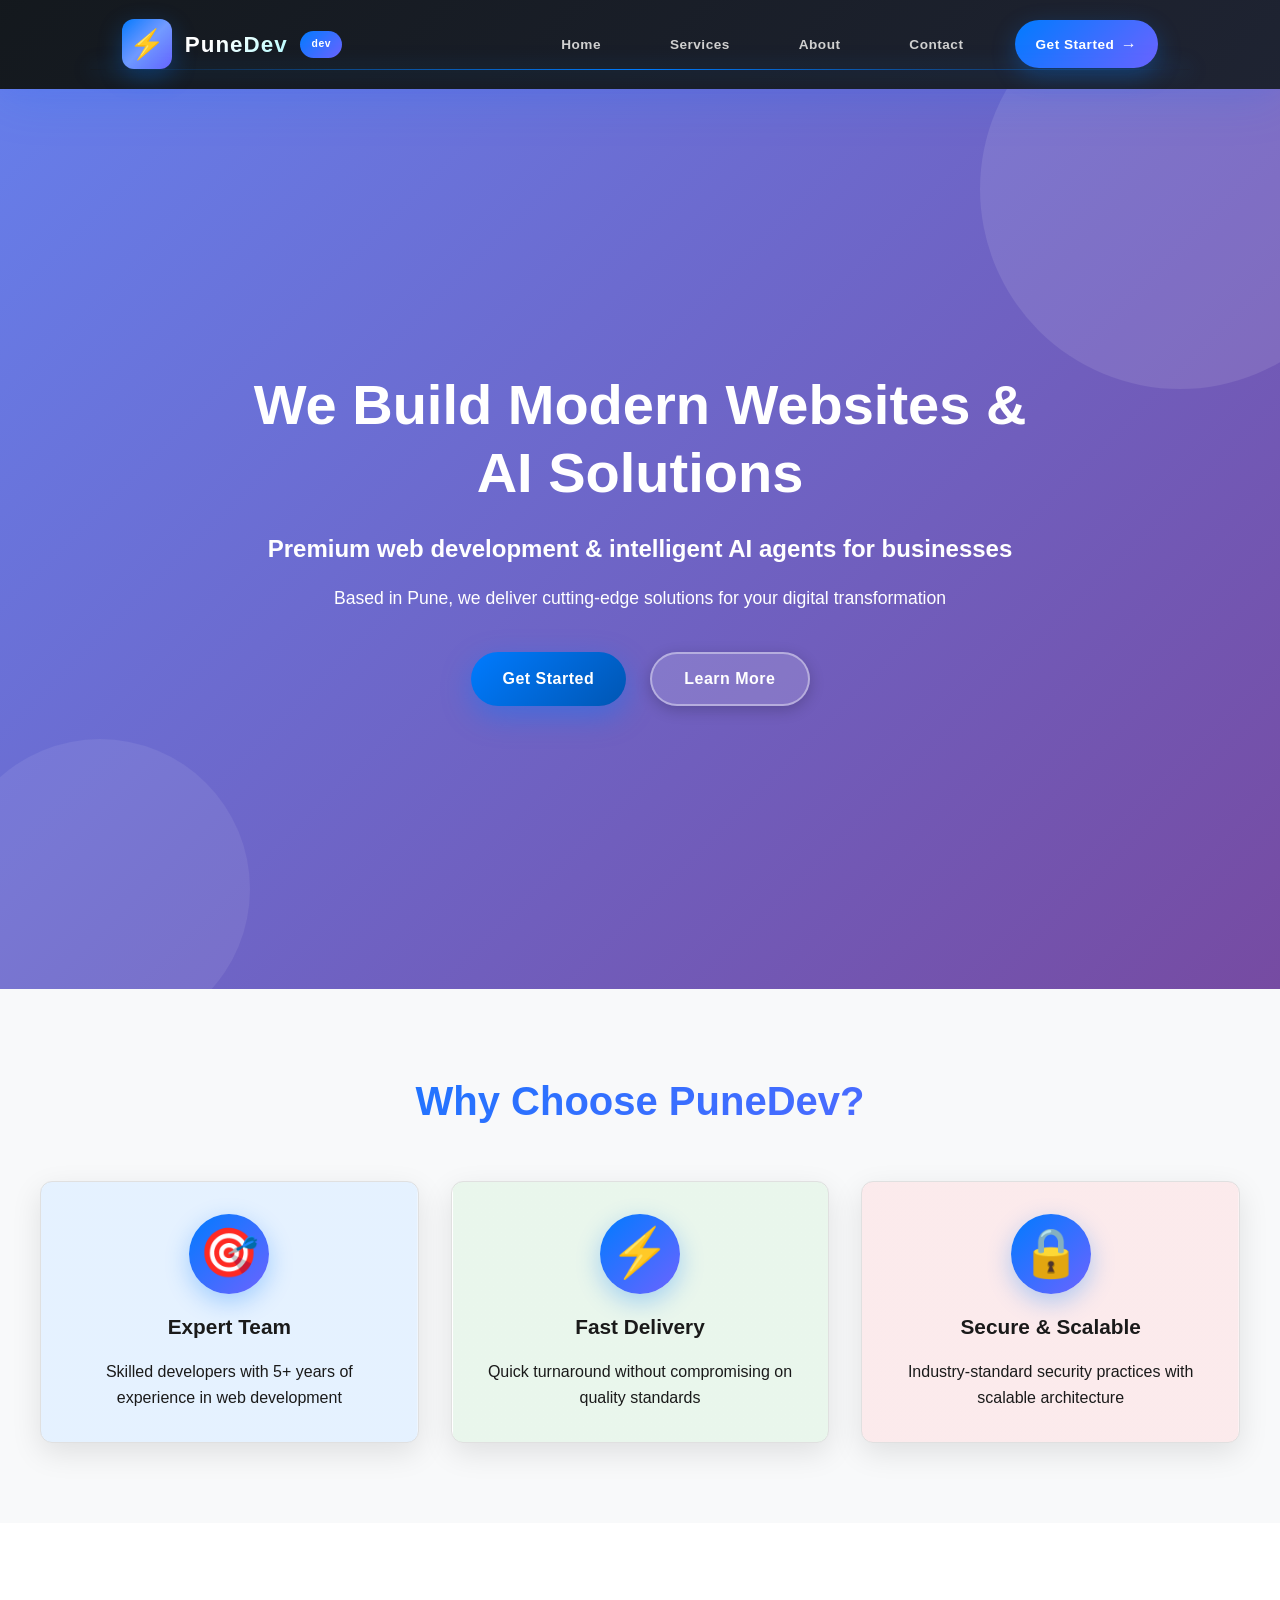
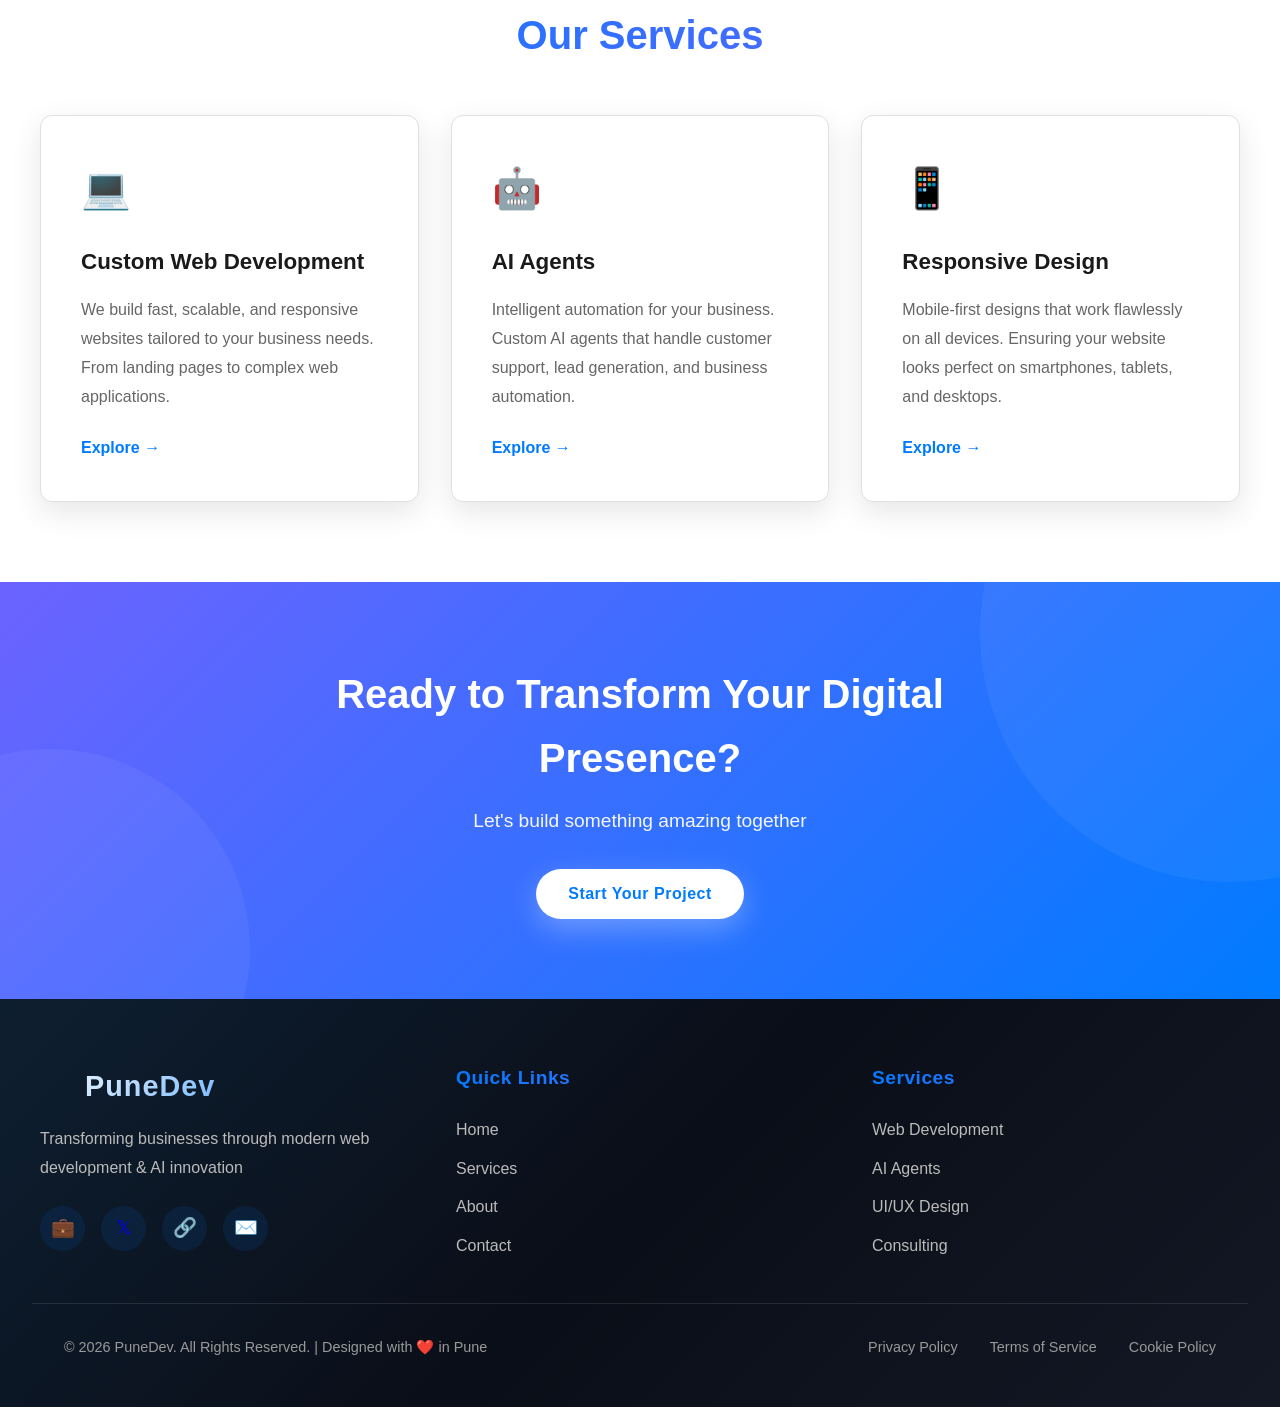
<file: index.html>
<!DOCTYPE html>
<html lang="en">
<head>
  <meta charset="UTF-8">
  <meta name="viewport" content="width=device-width, initial-scale=1.0">
  <title>PuneDev - Web Development & AI Solutions</title>
  <link rel="stylesheet" href="style.css">
</head>
<body>

  <!-- Navbar -->
  <header class="header">
    <nav class="navbar">
      <div class="navbar-container">
        <a href="#" class="logo">
          <div class="logo-wrapper">
            <span class="logo-icon">⚡</span>
          </div>
          <span class="logo-text">PuneDev</span>
          <span class="logo-badge">dev</span>
        </a>

        <!-- Hamburger Menu -->
        <input type="checkbox" id="nav-toggle" class="nav-toggle">
        <label for="nav-toggle" class="hamburger">
          <span></span>
          <span></span>
          <span></span>
        </label>

        <ul class="nav-menu">
          <li class="nav-item">
            <a href="#home" class="nav-link">
              <span class="nav-text">Home</span>
              <span class="nav-icon">🏠</span>
            </a>
          </li>
          <li class="nav-item">
            <a href="#" class="nav-link">
              <span class="nav-text">Services</span>
              <span class="nav-icon">⚙️</span>
            </a>
          </li>
          <li class="nav-item">
            <a href="#" class="nav-link">
              <span class="nav-text">About</span>
              <span class="nav-icon">ℹ️</span>
            </a>
          </li>
          <li class="nav-item">
            <a href="#" class="nav-link">
              <span class="nav-text">Contact</span>
              <span class="nav-icon">📞</span>
            </a>
          </li>
          <li class="nav-item">
            <a href="#" class="nav-link nav-cta">
              <span class="nav-text">Get Started</span>
              <span class="nav-arrow">→</span>
            </a>
          </li>
        </ul>
      </input>

      <!-- Navbar Background Glow -->
      <div class="navbar-glow"></div>
    </nav>
  </header>

  <!-- Hero Section -->
  <section class="hero" id="home">
    <div class="hero-content">
      <h1 class="hero-title">We Build Modern Websites & AI Solutions</h1>
      <p class="hero-subtitle">Premium web development & intelligent AI agents for businesses</p>
      <p class="hero-description">Based in Pune, we deliver cutting-edge solutions for your digital transformation</p>
      <div class="hero-buttons">
        <button class="btn btn-primary">Get Started</button>
        <button class="btn btn-secondary">Learn More</button>
      </div>
    </div>
  </section>

  <!-- About Section -->
  <section class="about" id="about">
    <div class="section-container">
      <h2 class="section-title">Why Choose PuneDev?</h2>
      <div class="about-grid">
        <div class="about-card expert">
          <div class="about-icon">🎯</div>
          <h3>Expert Team</h3>
          <p>Skilled developers with 5+ years of experience in web development</p>
        </div>
        <div class="about-card fast">
          <div class="about-icon">⚡</div>
          <h3>Fast Delivery</h3>
          <p>Quick turnaround without compromising on quality standards</p>
        </div>
        <div class="about-card secure">
          <div class="about-icon">🔒</div>
          <h3>Secure & Scalable</h3>
          <p>Industry-standard security practices with scalable architecture</p>
        </div>
      </div>
    </div>
  </section>

  <!-- Services -->
  <section class="services" id="services">
    <div class="section-container">
      <h2 class="section-title">Our Services</h2>
      <div class="services-grid">
        <div class="service-card">
          <div class="service-icon">💻</div>
          <h3>Custom Web Development</h3>
          <p>We build fast, scalable, and responsive websites tailored to your business needs. From landing pages to complex web applications.</p>
          <a href="#" class="service-link">Explore →</a>
        </div>

        <div class="service-card">
          <div class="service-icon">🤖</div>
          <h3>AI Agents</h3>
          <p>Intelligent automation for your business. Custom AI agents that handle customer support, lead generation, and business automation.</p>
          <a href="#" class="service-link">Explore →</a>
        </div>

        <div class="service-card">
          <div class="service-icon">📱</div>
          <h3>Responsive Design</h3>
          <p>Mobile-first designs that work flawlessly on all devices. Ensuring your website looks perfect on smartphones, tablets, and desktops.</p>
          <a href="#" class="service-link">Explore →</a>
        </div>
      </div>
    </div>
  </section>

  <!-- CTA Section -->
  <section class="cta">
    <div class="cta-content">
      <h2>Ready to Transform Your Digital Presence?</h2>
      <p>Let's build something amazing together</p>
      <button class="btn btn-light">Start Your Project</button>
    </div>
  </section>

  <!-- Footer -->
  <footer class="footer">
    <div class="footer-glow"></div>
    <div class="footer-content">
      <div class="footer-container">
        <div class="footer-section footer-brand">
          <div class="footer-logo">
            <span class="logo-icon">⚡</span>PuneDev
          </div>
          <p>Transforming businesses through modern web development & AI innovation</p>
          <div class="social-links">
            <a href="#" class="social-icon" title="LinkedIn">💼</a>
            <a href="#" class="social-icon" title="Twitter">𝕏</a>
            <a href="#" class="social-icon" title="GitHub">🔗</a>
            <a href="#" class="social-icon" title="Email">✉️</a>
          </div>
        </div>

        <div class="footer-section">
          <h4>Quick Links</h4>
          <ul class="footer-menu">
            <li><a href="#home" class="footer-link">Home</a></li>
            <li><a href="#services" class="footer-link">Services</a></li>
            <li><a href="#about" class="footer-link">About</a></li>
            <li><a href="#contact" class="footer-link">Contact</a></li>
          </ul>
        </div>

        <div class="footer-section">
          <h4>Services</h4>
          <ul class="footer-menu">
            <li><a href="#" class="footer-link">Web Development</a></li>
            <li><a href="#" class="footer-link">AI Agents</a></li>
            <li><a href="#" class="footer-link">UI/UX Design</a></li>
            <li><a href="#" class="footer-link">Consulting</a></li>
          </ul>
        </div>
      </div>

      <div class="footer-bottom">
        <p>© 2026 PuneDev. All Rights Reserved. | Designed with ❤️ in Pune</p>
        <div class="footer-links-bottom">
          <a href="#">Privacy Policy</a>
          <a href="#">Terms of Service</a>
          <a href="#">Cookie Policy</a>
        </div>
      </div>
    </div>
  </footer>

</body>
</html>
</file>
<file: style.css>
:root {
  --primary-color: #007bff;
  --primary-dark: #0056b3;
  --secondary-color: #6c63ff;
  --dark-bg: #0f1419;
  --light-bg: #f8f9fa;
  --text-dark: #1a1a1a;
  --text-light: #666;
  --border-color: #e0e0e0;
  --shadow: 0 10px 30px rgba(0, 0, 0, 0.1);
  --shadow-lg: 0 20px 40px rgba(0, 0, 0, 0.15);
}

html {
  scroll-behavior: smooth;
}

/* Loading Screen */
.loading-screen {
  position: fixed;
  top: 0;
  left: 0;
  width: 100%;
  height: 100%;
  background: linear-gradient(135deg, var(--dark-bg) 0%, #1a2f4f 50%, #0a0e18 100%);
  display: flex;
  align-items: center;
  justify-content: center;
  z-index: 9999;
  overflow: hidden;
}

.loading-screen::before {
  content: '';
  position: absolute;
  width: 400px;
  height: 400px;
  background: radial-gradient(circle, rgba(0, 123, 255, 0.2), transparent);
  border-radius: 50%;
  top: -100px;
  right: -100px;
  animation: float 8s ease-in-out infinite;
}

.loading-screen::after {
  content: '';
  position: absolute;
  width: 300px;
  height: 300px;
  background: radial-gradient(circle, rgba(108, 99, 255, 0.15), transparent);
  border-radius: 50%;
  bottom: -50px;
  left: -50px;
  animation: float 10s ease-in-out infinite reverse;
}

.loading-container {
  text-align: center;
  color: white;
  position: relative;
  z-index: 1;
  animation: scaleIn 0.6s cubic-bezier(0.4, 0, 0.2, 1);
}

.loader-logo {
  font-size: 4rem;
  margin-bottom: 1.5rem;
  display: inline-flex;
  width: 100px;
  height: 100px;
  align-items: center;
  justify-content: center;
  background: linear-gradient(135deg, var(--primary-color), var(--secondary-color));
  border-radius: 50%;
  box-shadow: 0 0 40px rgba(0, 123, 255, 0.5), inset 0 0 40px rgba(0, 123, 255, 0.3);
  animation: pulse 2s ease-in-out infinite;
}

.loader-text {
  font-size: 2.5rem;
  font-weight: 800;
  letter-spacing: 2px;
  margin-bottom: 0.5rem;
  background: linear-gradient(135deg, #fff, var(--primary-color));
  -webkit-background-clip: text;
  -webkit-text-fill-color: transparent;
  background-clip: text;
  animation: fadeInDown 0.8s ease-out;
}

.loader-subtitle {
  font-size: 1.1rem;
  color: #bbb;
  margin-bottom: 2rem;
  animation: fadeInUp 0.8s ease-out 0.2s both;
}

.loader-bars {
  display: flex;
  justify-content: center;
  gap: 0.8rem;
  margin-bottom: 2rem;
  animation: fadeInUp 0.8s ease-out 0.3s both;
}

.loader-bar {
  width: 6px;
  height: 30px;
  background: linear-gradient(180deg, var(--primary-color), var(--secondary-color));
  border-radius: 3px;
  animation: barBounce 1.2s ease-in-out infinite;
  box-shadow: 0 0 15px rgba(0, 123, 255, 0.5);
}

.loader-bar:nth-child(1) {
  animation-delay: 0s;
}

.loader-bar:nth-child(2) {
  animation-delay: 0.15s;
}

.loader-bar:nth-child(3) {
  animation-delay: 0.3s;
}

.loader-bar:nth-child(4) {
  animation-delay: 0.45s;
}

.progress-wrapper {
  width: 200px;
  height: 6px;
  background: rgba(255, 255, 255, 0.1);
  border-radius: 10px;
  margin: 0 auto 1rem;
  overflow: hidden;
  border: 1px solid rgba(0, 123, 255, 0.3);
  animation: fadeInUp 0.8s ease-out 0.4s both;
}

.progress-bar {
  height: 100%;
  background: linear-gradient(90deg, var(--primary-color), var(--secondary-color));
  width: 0%;
  border-radius: 10px;
  transition: width 0.05s linear;
  box-shadow: 0 0 15px rgba(0, 123, 255, 0.6);
}

.progress-text {
  font-size: 1rem;
  color: var(--primary-color);
  font-weight: 700;
  animation: fadeInUp 0.8s ease-out 0.5s both;
}

/* Loading Screen Exit Animation */
.loading-screen.hidden {
  animation: fadeOutUp 0.8s ease-out forwards;
}

* {
  margin: 0;
  padding: 0;
  box-sizing: border-box;
  font-family: 'Segoe UI', Tahoma, Geneva, Verdana, sans-serif;
}

body {
  line-height: 1.6;
  color: var(--text-dark);
  background: #fff;
  overflow-x: hidden;
}

/* Header & Navbar */
.header {
  position: sticky;
  top: 0;
  z-index: 100;
  background: linear-gradient(135deg, rgba(15, 20, 25, 0.98) 0%, rgba(26, 31, 46, 0.98) 100%);
  box-shadow: 0 10px 50px rgba(0, 123, 255, 0.15), 0 0 20px rgba(108, 99, 255, 0.1);
  backdrop-filter: blur(20px);
  transition: all 0.5s cubic-bezier(0.4, 0, 0.2, 1);
  animation: slideDown 0.6s ease-out;
}

.navbar {
  padding: 1.2rem 0;
  transition: all 0.5s cubic-bezier(0.4, 0, 0.2, 1);
  position: relative;
}

.header.scrolled .navbar {
  padding: 0.7rem 0;
}

.navbar-glow {
  position: absolute;
  bottom: 0;
  left: 0;
  width: 100%;
  height: 1px;
  background: linear-gradient(90deg, transparent, var(--primary-color), transparent);
  box-shadow: 0 0 20px var(--primary-color), 0 0 40px rgba(0, 123, 255, 0.3);
  opacity: 1;
  transition: opacity 0.5s ease;
}

.header.scrolled .navbar-glow {
  opacity: 1;
}

.navbar-container {
  max-width: 1100px;
  margin: 0 auto;
  display: flex;
  justify-content: space-between;
  align-items: center;
  padding: 0 2rem;
  transition: all 0.5s cubic-bezier(0.4, 0, 0.2, 1);
  position: relative;
  z-index: 2;
}

/* Logo Styling */
.logo {
  font-size: 1.4rem;
  font-weight: 900;
  text-decoration: none;
  display: flex;
  align-items: center;
  gap: 0.8rem;
  transition: all 0.4s cubic-bezier(0.4, 0, 0.2, 1);
  position: relative;
}

.logo-wrapper {
  width: 50px;
  height: 50px;
  display: flex;
  align-items: center;
  justify-content: center;
  background: linear-gradient(135deg, var(--primary-color), var(--secondary-color));
  border-radius: 12px;
  position: relative;
  overflow: hidden;
  transition: all 0.4s cubic-bezier(0.4, 0, 0.2, 1);
  box-shadow: 0 8px 25px rgba(0, 123, 255, 0.3);
}

.logo-wrapper::before {
  content: '';
  position: absolute;
  top: 0;
  left: 0;
  width: 100%;
  height: 100%;
  background: linear-gradient(135deg, transparent, rgba(255, 255, 255, 0.3), transparent);
  animation: shimmer 3s infinite;
}

.logo-icon {
  font-size: 1.8rem;
  animation: float 3s ease-in-out infinite;
  position: relative;
  z-index: 1;
}

.logo-text {
  color: #ffffff;
  font-weight: 900;
  letter-spacing: 1px;
  background: linear-gradient(135deg, #fff 0%, #99d5ff 100%);
  -webkit-background-clip: text;
  -webkit-text-fill-color: transparent;
  background-clip: text;
  transition: all 0.4s ease;
  filter: brightness(1.15);
}

.logo-badge {
  padding: 0.3rem 0.7rem;
  background: linear-gradient(135deg, var(--primary-color), var(--secondary-color));
  color: white;
  border-radius: 20px;
  font-size: 0.65rem;
  font-weight: 700;
  letter-spacing: 0.5px;
  animation: pulse 2s ease-in-out infinite;
}

.logo:hover {
  transform: translateY(-3px);
}

.logo:hover .logo-wrapper {
  transform: scale(1.1) rotate(5deg);
  box-shadow: 0 12px 35px rgba(0, 123, 255, 0.5);
}

.logo:hover .logo-text {
  color: var(--primary-color);
}

/* Hamburger Menu */
.nav-toggle {
  display: none;
}

.hamburger {
  display: none;
  flex-direction: column;
  gap: 6px;
  cursor: pointer;
  z-index: 1000;
}

.hamburger span {
  width: 28px;
  height: 3px;
  background: linear-gradient(90deg, var(--primary-color), var(--secondary-color));
  border-radius: 2px;
  transition: all 0.4s cubic-bezier(0.4, 0, 0.2, 1);
  box-shadow: 0 2px 8px rgba(0, 123, 255, 0.2);
}

#nav-toggle:checked + .hamburger span:nth-child(1) {
  transform: rotate(45deg) translate(10px, 10px);
}

#nav-toggle:checked + .hamburger span:nth-child(2) {
  opacity: 0;
}

#nav-toggle:checked + .hamburger span:nth-child(3) {
  transform: rotate(-45deg) translate(7px, -7px);
}

/* Navigation Menu */
.nav-menu {
  display: flex;
  list-style: none;
  gap: 0.3rem;
  align-items: center;
  margin: 0;
  padding: 0;
}

.nav-item {
  position: relative;
  transition: all 0.3s ease;
}

.nav-link {
  color: #d0d0d0;
  text-decoration: none;
  font-weight: 700;
  padding: 0.7rem 1.1rem;
  border-radius: 10px;
  transition: all 0.4s cubic-bezier(0.4, 0, 0.2, 1);
  position: relative;
  font-size: 0.85rem;
  letter-spacing: 0.5px;
  display: flex;
  align-items: center;
  gap: 0.4rem;
  overflow: hidden;
  white-space: nowrap;
}

.nav-text {
  position: relative;
  z-index: 2;
  transition: all 0.3s ease;
}

.nav-icon {
  font-size: 1.1rem;
  transition: all 0.3s ease;
  transform: scale(0);
}

/* Background effect for nav links */
.nav-link::before {
  content: '';
  position: absolute;
  top: 0;
  left: 0;
  width: 100%;
  height: 100%;
  background: linear-gradient(135deg, rgba(0, 123, 255, 0.2), rgba(108, 99, 255, 0.2));
  border-radius: 10px;
  opacity: 0;
  transition: all 0.4s cubic-bezier(0.4, 0, 0.2, 1);
  z-index: 1;
}

/* Underline effect */
.nav-link::after {
  content: '';
  position: absolute;
  bottom: 0;
  left: 50%;
  width: 0;
  height: 3px;
  background: linear-gradient(90deg, var(--primary-color), var(--secondary-color));
  transform: translateX(-50%);
  transition: width 0.4s cubic-bezier(0.4, 0, 0.2, 1);
  border-radius: 3px;
  z-index: 2;
  box-shadow: 0 0 15px rgba(0, 123, 255, 0.4);
}

.nav-link:hover {
  color: white;
  transform: translateY(-3px);
  padding-top: 0.6rem;
  padding-bottom: 0.8rem;
  background: rgba(0, 123, 255, 0.15);
}

.nav-link:hover::before {
  opacity: 1;
  transform: translateY(5px);
}

.nav-link:hover::after {
  width: 100%;
}

.nav-link:hover .nav-icon {
  transform: scale(1) rotate(10deg);
}

.nav-link:hover .nav-text {
  color: white;
  text-shadow: 0 0 10px rgba(0, 123, 255, 0.5);
}

/* CTA Button */
.nav-cta {
  background: linear-gradient(135deg, var(--primary-color), var(--secondary-color));
  padding: 0.7rem 1.3rem;
  border-radius: 25px;
  box-shadow: 0 8px 25px rgba(0, 123, 255, 0.3);
  font-weight: 800;
  letter-spacing: 0.5px;
  color: white;
}

.nav-cta:hover {
  box-shadow: 0 15px 40px rgba(0, 123, 255, 0.6);
  transform: translateY(-3px) scale(1.04);
  padding-top: 0.7rem;
}

.nav-cta::before {
  background: rgba(255, 255, 255, 0.2);
}

.nav-arrow {
  font-size: 1rem;
  transition: all 0.3s ease;
  position: relative;
  z-index: 2;
}

.nav-cta:hover .nav-arrow {
  transform: translateX(5px);
}

/* Active Navigation Link */
.nav-link.active {
  background: linear-gradient(135deg, rgba(0, 123, 255, 0.1), rgba(108, 99, 255, 0.1));
  color: var(--primary-color);
}

.nav-link.active::after {
  width: 100%;
}

/* Responsive */
@media (max-width: 768px) {
  .navbar-container {
    padding: 0 1.5rem;
  }

  .hamburger {
    display: flex;
  }

  .nav-menu {
    position: absolute;
    top: 100%;
    left: 0;
    right: 0;
    background: linear-gradient(135deg, rgba(15, 20, 25, 0.98) 0%, rgba(26, 31, 46, 0.98) 100%);
    backdrop-filter: blur(20px);
    flex-direction: column;
    gap: 0.5rem;
    padding: 2rem 1.5rem;
    border-top: 2px solid var(--primary-color);
    max-height: 0;
    overflow: hidden;
    transition: max-height 0.5s cubic-bezier(0.4, 0, 0.2, 1);
  }

#nav-toggle:checked ~ .nav-menu {
    max-height: 500px;
    box-shadow: 0 10px 30px rgba(0, 0, 0, 0.3);
  }

  .nav-item {
    width: 100%;
  }

  .nav-link {
    width: 100%;
    padding: 1rem 1.2rem;
    font-size: 1rem;
  }

  .nav-icon {
    display: none;
  }

  .logo-wrapper {
    width: 45px;
    height: 45px;
  }

  .logo-icon {
    font-size: 1.5rem;
  }

  .logo-text {
    font-size: 1.2rem;
  }
}

/* Hero Section */
.hero {
  min-height: 100vh;
  display: flex;
  align-items: center;
  justify-content: center;
  background: linear-gradient(135deg, #667eea 0%, #764ba2 100%);
  position: relative;
  overflow: hidden;
  padding: 2rem;
}

.hero::before {
  content: '';
  position: absolute;
  width: 400px;
  height: 400px;
  background: rgba(255, 255, 255, 0.1);
  border-radius: 50%;
  top: -100px;
  right: -100px;
  animation: float 6s ease-in-out infinite;
}

.hero::after {
  content: '';
  position: absolute;
  width: 300px;
  height: 300px;
  background: rgba(255, 255, 255, 0.08);
  border-radius: 50%;
  bottom: -50px;
  left: -50px;
  animation: float 8s ease-in-out infinite reverse;
}

.hero-content {
  max-width: 800px;
  text-align: center;
  color: #fff;
  position: relative;
  z-index: 1;
  animation: slideUp 0.8s ease-out;
}

.hero-title {
  font-size: clamp(2rem, 5vw, 3.5rem);
  font-weight: 800;
  margin-bottom: 1.5rem;
  line-height: 1.2;
  animation: fadeInDown 0.8s ease-out;
}

.hero-subtitle {
  font-size: 1.5rem;
  margin-bottom: 1rem;
  opacity: 0.95;
  font-weight: 600;
  animation: fadeInUp 0.8s ease-out 0.2s both;
}

.hero-description {
  font-size: 1.1rem;
  margin-bottom: 2.5rem;
  opacity: 0.9;
  animation: fadeInUp 0.8s ease-out 0.4s both;
}

.hero-buttons {
  display: flex;
  gap: 1.5rem;
  justify-content: center;
  flex-wrap: wrap;
  animation: fadeInUp 0.8s ease-out 0.6s both;
}

/* Buttons */
.btn {
  padding: 1rem 2rem;
  border: none;
  border-radius: 50px;
  font-size: 1rem;
  font-weight: 600;
  cursor: pointer;
  transition: all 0.3s cubic-bezier(0.4, 0, 0.2, 1);
  text-decoration: none;
  display: inline-block;
  position: relative;
  overflow: hidden;
  letter-spacing: 0.5px;
  box-shadow: 0 4px 15px rgba(0, 0, 0, 0.2);
}

.btn::before {
  content: '';
  position: absolute;
  top: 50%;
  left: 50%;
  width: 0;
  height: 0;
  border-radius: 50%;
  background: rgba(255, 255, 255, 0.4);
  transform: translate(-50%, -50%);
  transition: width 0.6s, height 0.6s;
}

.btn:hover::before {
  width: 400px;
  height: 400px;
}

.btn-primary {
  background: linear-gradient(135deg, var(--primary-color) 0%, #0056b3 100%);
  color: white;
  box-shadow: 0 10px 30px rgba(0, 123, 255, 0.4);
}

.btn-primary:hover {
  transform: translateY(-5px) scale(1.02);
  box-shadow: 0 15px 40px rgba(0, 123, 255, 0.6);
}

.btn-primary:active {
  transform: translateY(-2px) scale(0.98);
}

.btn-secondary {
  background: rgba(255, 255, 255, 0.15);
  color: white;
  border: 2px solid rgba(255, 255, 255, 0.4);
  backdrop-filter: blur(10px);
}

.btn-secondary:hover {
  background: rgba(255, 255, 255, 0.25);
  border-color: white;
  transform: translateY(-5px);
  box-shadow: 0 15px 40px rgba(255, 255, 255, 0.2);
}

.btn-light {
  background: white;
  color: var(--primary-color);
  font-weight: 700;
  box-shadow: 0 10px 30px rgba(255, 255, 255, 0.3);
}

.btn-light:hover {
  background: #f0f0f0;
  transform: translateY(-5px);
  box-shadow: 0 20px 50px rgba(0, 0, 0, 0.15);
  color: #0056b3;
}

.service-link {
  color: var(--primary-color);
  text-decoration: none;
  font-weight: 700;
  transition: all 0.3s ease;
  display: inline-flex;
  align-items: center;
  gap: 0.5rem;
}

.service-link:hover {
  color: var(--primary-dark);
  transform: translateX(8px);
}

/* About Section */
.about {
  padding: 80px 2rem;
  background: var(--light-bg);
}

.about .section-container {
  max-width: 1200px;
  margin: 0 auto;
}

.about-grid {
  display: grid;
  grid-template-columns: repeat(auto-fit, minmax(280px, 1fr));
  gap: 2rem;
  margin-top: 3rem;
}

.about-card {
  background: white;
  padding: 2rem;
  border-radius: 12px;
  text-align: center;
  box-shadow: var(--shadow);
  transition: all 0.3s cubic-bezier(0.4, 0, 0.2, 1);
  border: 1px solid var(--border-color);
  animation: slideUp 0.6s ease-out;
  position: relative;
  overflow: hidden;
}

.about-card.expert {
  --hover-color: #007bff;
  --hover-color-rgb: 0, 123, 255;
}

.about-card.fast {
  --hover-color: #28a745;
  --hover-color-rgb: 40, 167, 69;
}

.about-card.secure {
  --hover-color: #dc3545;
  --hover-color-rgb: 220, 53, 69;
}

.about-card::before {
  content: '';
  position: absolute;
  top: 0;
  left: 0;
  width: 100%;
  height: 100%;
  background: linear-gradient(to right, transparent 50%, rgba(var(--hover-color-rgb), 0.1) 50%);
  background-size: 200% 100%;
  background-position: 100% 0;
  transition: background-position 0.5s ease;
  z-index: 1;
}

.about-card:hover::before {
  background-position: 0 0;
}

.about-card > * {
  position: relative;
  z-index: 2;
}

.about-card:hover {
  transform: translateY(-15px) scale(1.02);
  box-shadow: 0 20px 50px rgba(var(--hover-color-rgb), 0.15);
  border-color: var(--hover-color);
}

.about-card:hover .about-icon {
  color: var(--hover-color);
}

.about-card:hover h3 {
  color: var(--hover-color);
}

.about-icon {
  font-size: 3rem;
  margin-bottom: 1rem;
  display: inline-flex;
  width: 80px;
  height: 80px;
  align-items: center;
  justify-content: center;
  background: linear-gradient(135deg, var(--primary-color), var(--secondary-color));
  border-radius: 50%;
  color: white;
  transition: all 0.3s cubic-bezier(0.4, 0, 0.2, 1);
  box-shadow: 0 8px 25px rgba(0, 123, 255, 0.3);
}

.about-card:hover .about-icon {
  transform: scale(1.15) rotate(15deg);
  box-shadow: 0 12px 35px rgba(0, 123, 255, 0.5);
}

.about-card h3 {
  font-size: 1.3rem;
  margin-bottom: 1rem;
  color: var(--text-dark);
  transition: color 0.3s ease;
}

.about-card:hover h3 {
  color: var(--primary-color);
}

/* Services Section */
.services {
  padding: 80px 2rem;
  background: white;
}

.section-container {
  max-width: 1200px;
  margin: 0 auto;
}

.section-title {
  font-size: clamp(1.8rem, 4vw, 2.5rem);
  text-align: center;
  margin-bottom: 3rem;
  font-weight: 800;
  background: linear-gradient(135deg, var(--primary-color), var(--secondary-color));
  -webkit-background-clip: text;
  -webkit-text-fill-color: transparent;
  background-clip: text;
  animation: fadeInDown 0.8s ease-out;
}

.services-grid {
  display: grid;
  grid-template-columns: repeat(auto-fit, minmax(300px, 1fr));
  gap: 2rem;
  animation: fadeIn 0.8s ease-out;
}

.service-card {
  background: white;
  padding: 2.5rem;
  border-radius: 12px;
  border: 1px solid var(--border-color);
  box-shadow: var(--shadow);
  transition: all 0.3s cubic-bezier(0.4, 0, 0.2, 1);
  display: flex;
  flex-direction: column;
  position: relative;
  overflow: hidden;
}

.service-card::before {
  content: '';
  position: absolute;
  top: 0;
  left: 0;
  width: 100%;
  height: 4px;
  background: linear-gradient(90deg, var(--primary-color), var(--secondary-color));
  transform: translateX(-100%);
  transition: transform 0.3s cubic-bezier(0.4, 0, 0.2, 1);
}

.service-card::after {
  content: '';
  position: absolute;
  top: 0;
  left: -100%;
  width: 100%;
  height: 100%;
  background: linear-gradient(135deg, transparent, rgba(0, 123, 255, 0.08), transparent);
  transition: left 0.5s cubic-bezier(0.4, 0, 0.2, 1);
  z-index: 0;
}

.service-card:hover::before {
  transform: translateX(0);
}

.service-card:hover::after {
  left: 100%;
}

.service-card:hover {
  transform: translateY(-12px) scale(1.02);
  box-shadow: 0 20px 50px rgba(0, 123, 255, 0.2);
  border-color: var(--primary-color);
}

.service-icon {
  font-size: 2.5rem;
  margin-bottom: 1.5rem;
  animation: float 3s ease-in-out infinite;
  transition: transform 0.3s ease;
  position: relative;
  z-index: 1;
}

.service-card:hover .service-icon {
  transform: scale(1.15);
  animation: bounce 0.6s cubic-bezier(0.4, 0, 0.2, 1);
}

.service-card h3 {
  font-size: 1.4rem;
  margin-bottom: 1rem;
  color: var(--text-dark);
  transition: color 0.3s ease;
  position: relative;
  z-index: 1;
}

.service-card:hover h3 {
  color: var(--primary-color);
}

.service-card p {
  color: var(--text-light);
  line-height: 1.8;
  margin-bottom: 1.5rem;
  flex-grow: 1;
  position: relative;
  z-index: 1;
}

/* CTA Section */
.cta {
  padding: 80px 2rem;
  background: linear-gradient(135deg, var(--secondary-color) 0%, var(--primary-color) 100%);
  color: white;
  text-align: center;
  position: relative;
  overflow: hidden;
}

.cta::before {
  content: '';
  position: absolute;
  width: 500px;
  height: 500px;
  background: rgba(255, 255, 255, 0.05);
  border-radius: 50%;
  top: -200px;
  right: -200px;
  animation: float 8s ease-in-out infinite;
}

.cta::after {
  content: '';
  position: absolute;
  width: 400px;
  height: 400px;
  background: rgba(255, 255, 255, 0.05);
  border-radius: 50%;
  bottom: -150px;
  left: -150px;
  animation: float 10s ease-in-out infinite reverse;
}

.cta-content {
  position: relative;
  z-index: 1;
  max-width: 700px;
  margin: 0 auto;
  animation: slideUp 0.8s ease-out;
}

.cta h2 {
  font-size: clamp(1.8rem, 4vw, 2.5rem);
  font-weight: 800;
  margin-bottom: 1rem;
}

.cta p {
  font-size: 1.2rem;
  margin-bottom: 2rem;
  opacity: 0.95;
}

/* Footer */
.footer {
  background: linear-gradient(135deg, var(--dark-bg) 0%, #0a0e18 50%, var(--dark-bg) 100%);
  color: white;
  position: relative;
  overflow: hidden;
  z-index: 1;
}

.footer-glow {
  position: absolute;
  top: 0;
  left: 0;
  width: 100%;
  height: 100%;
  background: linear-gradient(135deg, rgba(0, 123, 255, 0.1) 0%, transparent 50%, rgba(108, 99, 255, 0.05) 100%);
  pointer-events: none;
}

.footer-content {
  position: relative;
  z-index: 2;
  padding: 4rem 2rem 1rem;
}

.footer-container {
  max-width: 1200px;
  margin: 0 auto;
  display: grid;
  grid-template-columns: repeat(auto-fit, minmax(280px, 1fr));
  gap: 3rem;
  margin-bottom: 2rem;
}

.footer-brand {
  animation: slideUp 0.8s ease-out;
}

.footer-logo {
  font-size: 1.8rem;
  font-weight: 800;
  background: linear-gradient(135deg, #fff 0%, var(--primary-color) 100%);
  -webkit-background-clip: text;
  -webkit-text-fill-color: transparent;
  background-clip: text;
  margin-bottom: 1rem;
  display: flex;
  align-items: center;
  gap: 0.5rem;
  letter-spacing: 1px;
}

.footer-section {
  animation: slideUp 0.8s ease-out;
}

.footer-section h4 {
  font-size: 1.2rem;
  margin-bottom: 1.5rem;
  background: linear-gradient(135deg, var(--primary-color), var(--secondary-color));
  -webkit-background-clip: text;
  -webkit-text-fill-color: transparent;
  background-clip: text;
  font-weight: 700;
  letter-spacing: 0.5px;
}

.footer-section p {
  color: #bbb;
  line-height: 1.8;
  margin-bottom: 0.5rem;
}

.footer-menu {
  list-style: none;
}

.footer-menu li {
  margin-bottom: 0.8rem;
}

.footer-link {
  color: #bbb;
  text-decoration: none;
  transition: all 0.3s cubic-bezier(0.4, 0, 0.2, 1);
  display: inline-flex;
  align-items: center;
  position: relative;
  font-weight: 500;
}

.footer-link::before {
  content: '';
  position: absolute;
  left: 0;
  bottom: -2px;
  width: 0;
  height: 2px;
  background: linear-gradient(90deg, var(--primary-color), var(--secondary-color));
  transition: width 0.3s ease;
}

.footer-link:hover {
  color: var(--primary-color);
  padding-left: 8px;
}

.footer-link:hover::before {
  width: 100%;
}

.social-links {
  display: flex;
  gap: 1rem;
  margin-top: 1.5rem;
}

.social-icon {
  display: inline-flex;
  width: 45px;
  height: 45px;
  align-items: center;
  justify-content: center;
  background: rgba(0, 123, 255, 0.1);
  border-radius: 50%;
  text-decoration: none;
  transition: all 0.3s cubic-bezier(0.4, 0, 0.2, 1);
  font-size: 1.2rem;
  border: 2px solid transparent;
}

.social-icon:hover {
  background: linear-gradient(135deg, var(--primary-color), var(--secondary-color));
  transform: translateY(-5px) rotate(10deg);
  border-color: white;
}

.contact-info {
  display: flex;
  flex-direction: column;
  gap: 0.8rem;
  margin-bottom: 1.5rem;
}

.contact-info p {
  transition: all 0.3s ease;
  cursor: default;
}

.contact-info p:hover {
  color: var(--primary-color);
  transform: translateX(5px);
}

.newsletter {
  display: flex;
  gap: 0.5rem;
  margin-top: 1rem;
}

.newsletter-input {
  flex: 1;
  padding: 0.7rem 1rem;
  border: 2px solid rgba(0, 123, 255, 0.2);
  border-radius: 50px;
  background: rgba(255, 255, 255, 0.05);
  color: white;
  font-size: 0.9rem;
  transition: all 0.3s ease;
  backdrop-filter: blur(10px);
}

.newsletter-input::placeholder {
  color: #999;
}

.newsletter-input:focus {
  outline: none;
  border-color: var(--primary-color);
  background: rgba(0, 123, 255, 0.1);
  box-shadow: 0 0 15px rgba(0, 123, 255, 0.2);
}

.newsletter-btn {
  padding: 0.7rem 1.5rem;
  background: linear-gradient(135deg, var(--primary-color), var(--secondary-color));
  color: white;
  border: none;
  border-radius: 50px;
  font-weight: 700;
  cursor: pointer;
  transition: all 0.3s ease;
  font-size: 0.9rem;
}

.newsletter-btn:hover {
  transform: translateY(-3px);
  box-shadow: 0 8px 20px rgba(0, 123, 255, 0.3);
}

.footer-bottom {
  text-align: center;
  padding: 2rem;
  border-top: 1px solid rgba(255, 255, 255, 0.1);
  display: flex;
  justify-content: space-between;
  align-items: center;
  flex-wrap: wrap;
  gap: 1rem;
  color: #999;
}

.footer-bottom p {
  font-size: 0.9rem;
}

.footer-links-bottom {
  display: flex;
  gap: 2rem;
  flex-wrap: wrap;
}

.footer-links-bottom a {
  color: #999;
  text-decoration: none;
  transition: all 0.3s ease;
  font-size: 0.9rem;
  font-weight: 500;
}

.footer-links-bottom a:hover {
  color: var(--primary-color);
  text-decoration: underline;
}

/* Responsive */
@media (max-width: 768px) {
  .navbar-container {
    padding: 0 1rem;
  }

  .nav-menu {
    gap: 1rem;
    flex-direction: column;
    position: absolute;
    top: 100%;
    left: 0;
    right: 0;
    background: rgba(15, 20, 25, 0.98);
    padding: 1rem;
    display: none;
    backdrop-filter: blur(10px);
    border-top: 1px solid rgba(255, 255, 255, 0.1);
  }

  .nav-menu.active {
    display: flex;
  }

  .hero {
    min-height: 80vh;
    padding: 2rem 1rem;
  }

  .hero-title {
    font-size: 2rem;
  }

  .hero-buttons {
    flex-direction: column;
    align-items: center;
  }

  .btn {
    width: 100%;
    max-width: 300px;
  }

  .services-grid {
    grid-template-columns: 1fr;
  }

  .service-card:hover {
    transform: translateY(-8px) scale(1.01);
  }

  .service-card:hover .service-icon {
    animation: none;
  }

  .footer-container {
    grid-template-columns: 1fr;
    text-align: center;
  }

  .footer-logo {
    justify-content: center;
  }

  .social-links {
    justify-content: center;
  }

  .contact-info {
    align-items: center;
  }

  .newsletter {
    flex-direction: column;
  }

  .newsletter-input,
  .newsletter-btn {
    width: 100%;
  }

  .footer-bottom {
    flex-direction: column;
    text-align: center;
  }

  .footer-links-bottom {
    justify-content: center;
  }

  .about-grid {
    grid-template-columns: 1fr;
  }

  .about-card:hover {
    transform: translateY(-10px) scale(1.01);
  }

  .cta-content {
    padding: 0 1rem;
  }
}

@media (max-width: 480px) {
  .hero-title {
    font-size: 1.5rem;
  }

  .hero-subtitle {
    font-size: 1.1rem;
  }

  .logo {
    font-size: 1.3rem;
    letter-spacing: 0;
  }

  .nav-menu {
    gap: 0.5rem;
  }

  .nav-link {
    padding: 0.5rem 0.8rem;
    font-size: 0.9rem;
  }

  .section-title {
    font-size: 1.5rem;
  }

  .btn {
    padding: 0.8rem 1.5rem;
    font-size: 0.9rem;
  }

  .cta p {
    font-size: 1rem;
  }

  .service-icon {
    font-size: 2rem;
  }

  .about-icon {
    width: 60px;
    height: 60px;
    font-size: 2.2rem;
  }

  .about-card h3,
  .service-card h3 {
    font-size: 1.1rem;
  }

  .footer-section h4 {
    font-size: 1rem;
  }

  .footer-menu li {
    margin-bottom: 0.5rem;
  }

  .footer-link,
  .footer-section p {
    font-size: 0.85rem;
  }
}

/* Animations */
@keyframes fadeIn {
  from {
    opacity: 0;
  }
  to {
    opacity: 1;
  }
}

@keyframes fadeInDown {
  from {
    opacity: 0;
    transform: translateY(-30px);
  }
  to {
    opacity: 1;
    transform: translateY(0);
  }
}

@keyframes fadeInUp {
  from {
    opacity: 0;
    transform: translateY(30px);
  }
  to {
    opacity: 1;
    transform: translateY(0);
  }
}

@keyframes slideDown {
  from {
    opacity: 0;
    transform: translateY(-40px);
  }
  to {
    opacity: 1;
    transform: translateY(0);
  }
}

@keyframes slideUp {
  from {
    opacity: 0;
    transform: translateY(40px);
  }
  to {
    opacity: 1;
    transform: translateY(0);
  }
}

@keyframes popIn {
  from {
    opacity: 0;
    transform: scale(0.8);
  }
  to {
    opacity: 1;
    transform: scale(1);
  }
}

@keyframes float {
  0%, 100% {
    transform: translateY(0px);
  }
  50% {
    transform: translateY(-20px);
  }
}

@keyframes bounce {
  0%, 100% {
    transform: translateY(0);
  }
  50% {
    transform: translateY(-10px);
  }
}

@keyframes glow {
  0%, 100% {
    box-shadow: 0 0 10px rgba(0, 123, 255, 0.3);
  }
  50% {
    box-shadow: 0 0 20px rgba(0, 123, 255, 0.6);
  }
}

@keyframes barBounce {
  0%, 100% {
    height: 30px;
    opacity: 1;
  }
  50% {
    height: 50px;
    opacity: 0.6;
  }
}

@keyframes pulse {
  0%, 100% {
    box-shadow: 0 0 40px rgba(0, 123, 255, 0.5), inset 0 0 40px rgba(0, 123, 255, 0.3);
  }
  50% {
    box-shadow: 0 0 60px rgba(0, 123, 255, 0.8), inset 0 0 60px rgba(0, 123, 255, 0.5);
  }
}

@keyframes scaleIn {
  from {
    opacity: 0;
    transform: scale(0.8);
  }
  to {
    opacity: 1;
    transform: scale(1);
  }
}

@keyframes fadeOutUp {
  from {
    opacity: 1;
    transform: translateY(0);
  }
  to {
    opacity: 0;
    transform: translateY(-50px);
    visibility: hidden;
  }
}

@keyframes shimmer {
  0% {
    transform: translateX(-100%);
  }
  100% {
    transform: translateX(100%);
  }
}
</file>
